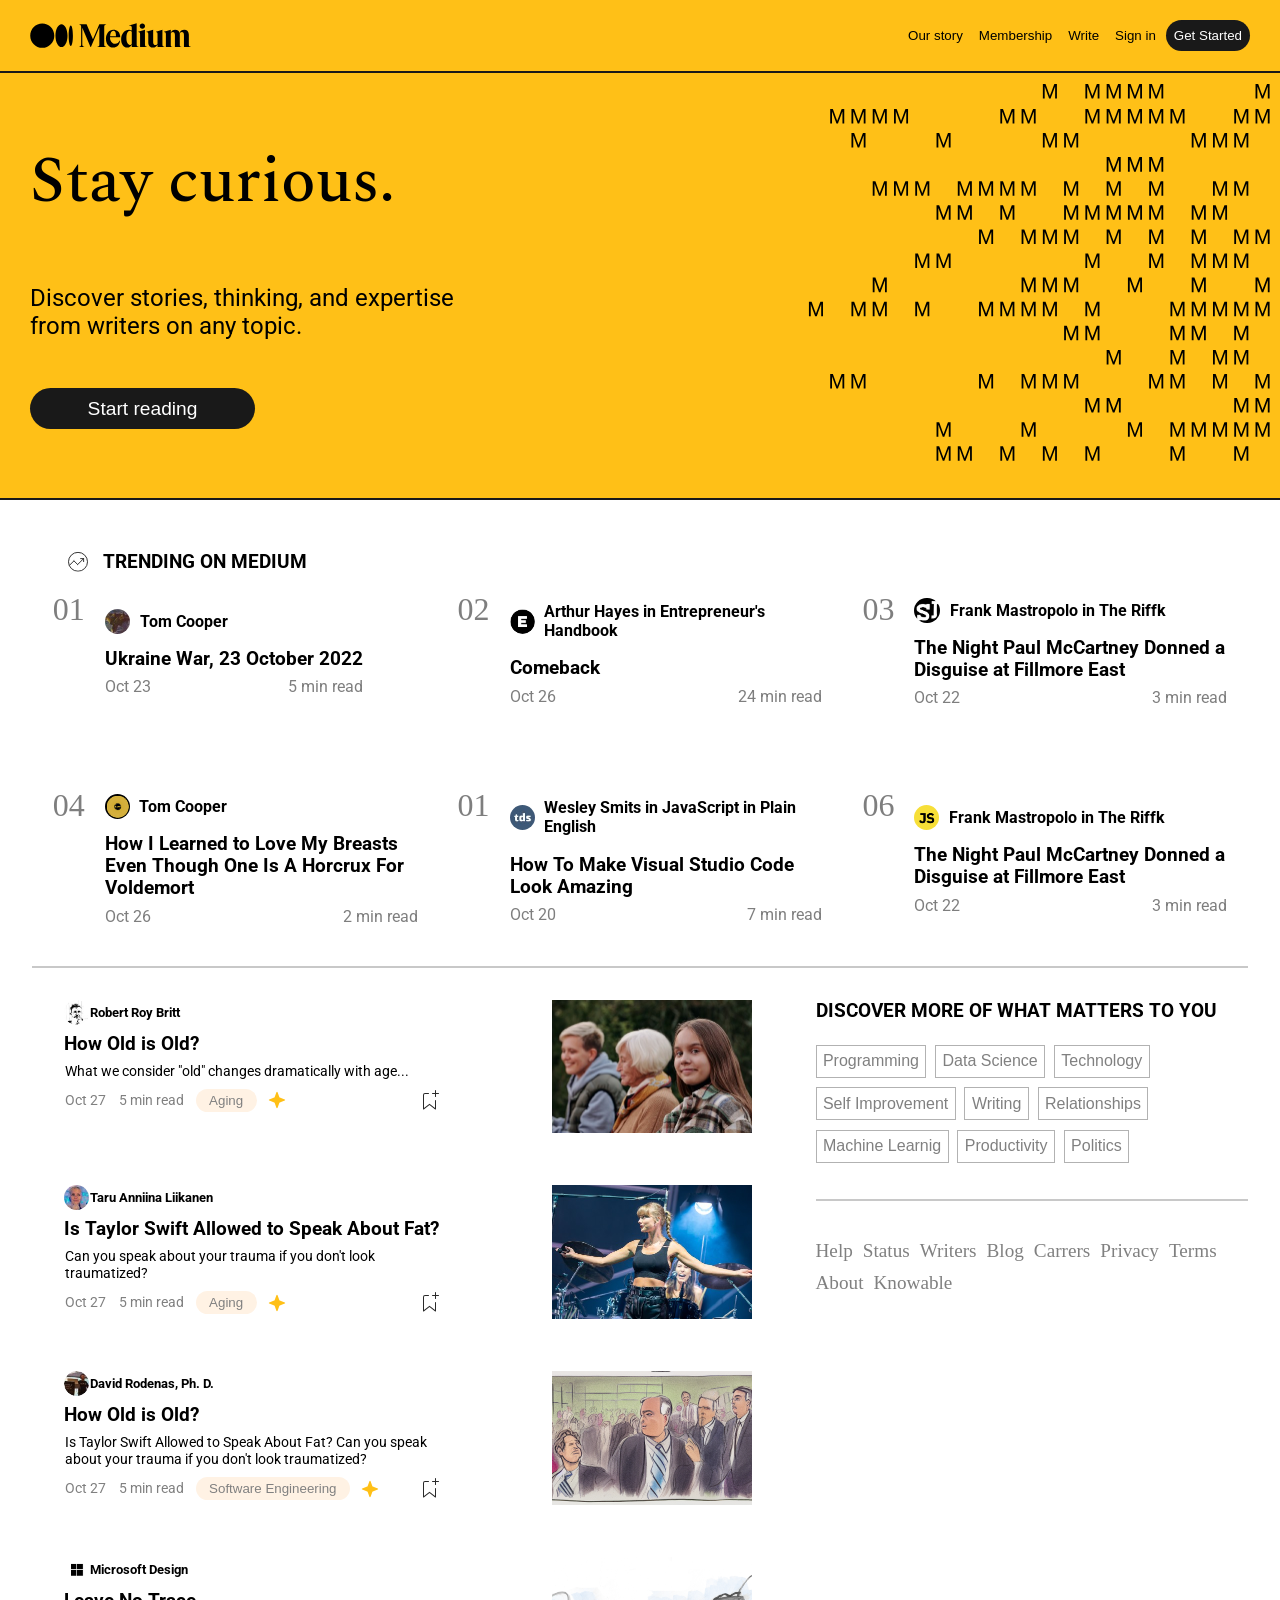
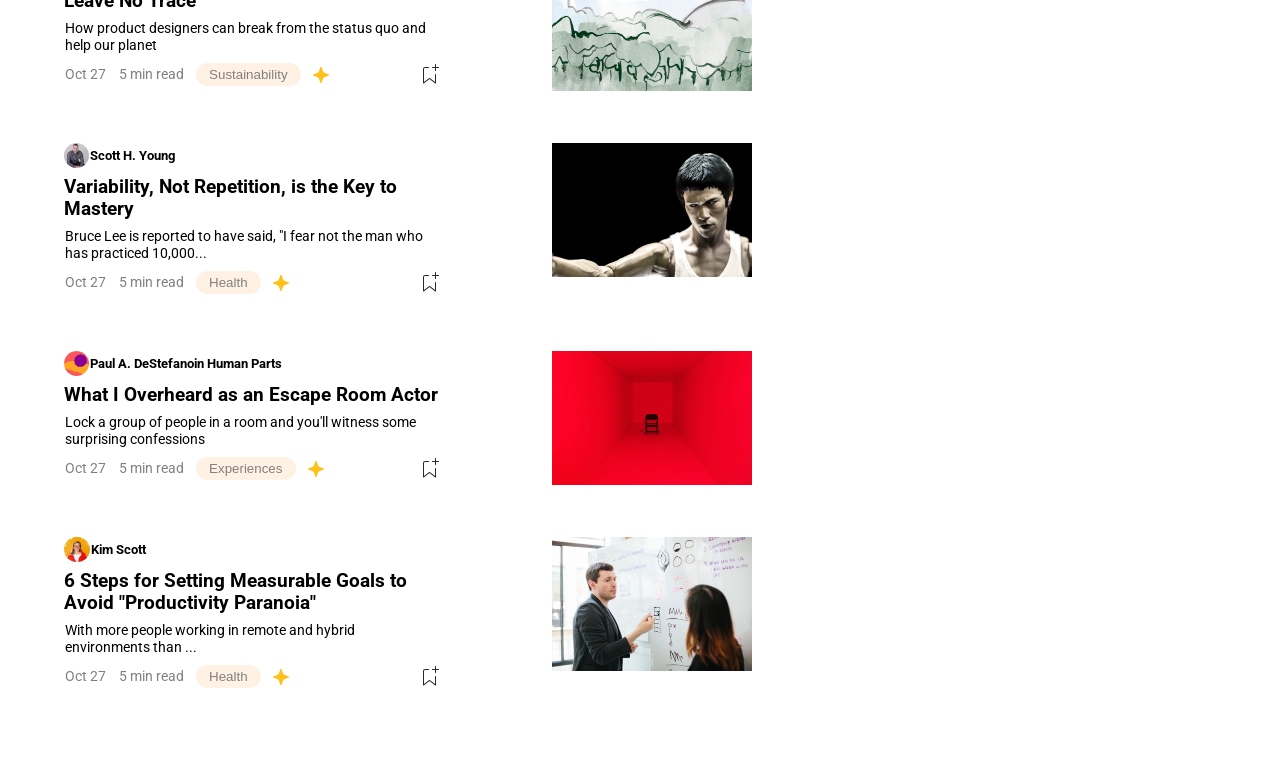
<file: medium.html>
<!doctype html>
<html lang="en">
  <head>
    <meta charset="UTF-8" />
    <meta name="viewport" content="width=device-width, initial-scale=1.0" />
    <link rel="stylesheet" href="medium.css" />
    <title>Document</title>
  </head>
  <body>
    <header>
      <nav>
        <img src="./assets/imgs/svg/logo.svg" alt="Logo Medium" />
        <div>
          <span class="nav-visibility">
            <button>Our story</button>
            <button>Membership</button>
            <button>Write</button>
          </span>
          <button>Sign in</button>
          <button class="btn-black">Get Started</button>
        </div>
      </nav>
      <div>
        <section>
          <h1>Stay curious.</h1>
          <h2>
            Discover stories, thinking, and expertise from writers on any topic.
          </h2>
          <button>Start reading</button>
        </section>
        <iframe src="index.html" width="550" height="550"></iframe>
      </div>
    </header>
    <main>
      <div id="trending">
        <img src="./assets/imgs/svg/trending.svg" />
        <h3>TRENDING ON MEDIUM</h3>
      </div>
      <section id="blocco1">
        <!-- Articolo 1 -->
        <article>
          <div class="nArticolo">01</div>
          <div class="sezioneArticolo">
            <div class="titolo">
              <img src="./assets/imgs/image01.jpeg" alt="tom cooper" />
              <h4>Tom Cooper</h4>
            </div>
            <h3>Ukraine War, 23 October 2022</h3>
            <div class="info">
              <p>Oct 23</p>
              <p>5 min read</p>
            </div>
          </div>
        </article>
        <!-- Articolo 2 -->
        <article>
          <div class="nArticolo">02</div>
          <div class="sezioneArticolo">
            <div class="titolo">
              <img src="./assets/imgs/image02.png" alt="tom cooper" />
              <h4>Arthur Hayes in Entrepreneur's Handbook</h4>
            </div>
            <h3>Comeback</h3>
            <div class="info">
              <p>Oct 26</p>
              <p>24 min read</p>
            </div>
          </div>
        </article>
        <!-- articolo 3 -->
        <article>
          <div class="nArticolo">03</div>
          <div class="sezioneArticolo">
            <div class="titolo">
              <img src="./assets/imgs/image03.jpeg" alt="tom cooper" />
              <h4>Frank Mastropolo in The Riffk</h4>
            </div>
            <h3>The Night Paul McCartney Donned a Disguise at Fillmore East</h3>
            <div class="info">
              <p>Oct 22</p>
              <p>3 min read</p>
            </div>
          </div>
        </article>
        <!-- articolo 4 -->
        <article>
          <div class="nArticolo">04</div>
          <div class="sezioneArticolo">
            <div class="titolo">
              <img src="./assets/imgs/image04.png" alt="tom cooper" />
              <h4>Tom Cooper</h4>
            </div>
            <h3>
              How I Learned to Love My Breasts Even Though One Is A Horcrux For
              Voldemort
            </h3>
            <div class="info">
              <p>Oct 26</p>
              <p>2 min read</p>
            </div>
          </div>
        </article>
        <!-- articolo 5 -->
        <article>
          <div class="nArticolo">01</div>
          <div class="sezioneArticolo">
            <div class="titolo">
              <img src="./assets/imgs/image05.jpeg" alt="Wesley Smits" />
              <h4>Wesley Smits in JavaScript in Plain English</h4>
            </div>
            <h3>How To Make Visual Studio Code Look Amazing</h3>
            <div class="info">
              <p>Oct 20</p>
              <p>7 min read</p>
            </div>
          </div>
        </article>
        <!-- articolo 6 -->
        <article>
          <div class="nArticolo">06</div>
          <div class="sezioneArticolo">
            <div class="titolo">
              <img
                src="./assets/imgs/image06.png"
                alt="Frank Mastropolo in The Riffk"
              />
              <h4>Frank Mastropolo in The Riffk</h4>
            </div>
            <h3>The Night Paul McCartney Donned a Disguise at Fillmore East</h3>
            <div class="info">
              <p>Oct 22</p>
              <p>3 min read</p>
            </div>
          </div>
        </article>
      </section>
      <!-- Blocco 2 -->
      <div id="layout">
        <section id="blocco2">
          <h3>DISCOVER MORE OF WHAT MATTERS TO YOU</h3>
          <nav id="bottoni">
            <button>Programming</button>
            <button>Data Science</button>
            <button>Technology</button>
            <button>Self Improvement</button>
            <button>Writing</button>
            <button>Relationships</button>
            <button>Machine Learnig</button>
            <button>Productivity</button>
            <button>Politics</button>
          </nav>
          <ul>
            <li>Help</li>
            <li>Status</li>
            <li>Writers</li>
            <li>Blog</li>
            <li>Carrers</li>
            <li>Privacy</li>
            <li>Terms</li>
            <li>About</li>
            <li>Knowable</li>
          </ul>
        </section>
        <!-- Blocco 3 -->
        <section id="blocco3">
          <!-- Articolo1 -->
          <article>
            <div class="testoArticolo">
              <div class="titolo">
                <img src="./assets/imgs/image07.jpeg" />
                <h5>Robert Roy Britt</h5>
              </div>
              <h3>How Old is Old?</h3>
              <p>What we consider "old" changes dramatically with age...</p>
              <div class="sottotitolo">
                <div class="data">
                  <p>Oct 27</p>
                  <p>5 min read</p>
                  <button>Aging</button>
                  <img src="./assets/imgs/svg/star.svg" />
                </div>
                <img src="./assets/imgs/svg/bookmark.svg" />
              </div>
            </div>
            <div class="imgArticolo">
              <img src="./assets/imgs/image08.jpeg" />
            </div>
          </article>
          <!-- Articolo2 -->
          <article>
            <div class="testoArticolo">
              <div class="titolo">
                <img src="./assets/imgs/image09.jpeg" />
                <h5>Taru Anniina Liikanen</h5>
              </div>
              <h3>Is Taylor Swift Allowed to Speak About Fat?</h3>
              <p>
                Can you speak about your trauma if you don't look traumatized?
              </p>
              <div class="sottotitolo">
                <div class="data">
                  <p>Oct 27</p>
                  <p>5 min read</p>
                  <button>Aging</button>
                  <img src="./assets/imgs/svg/star.svg" />
                </div>
                <img src="./assets/imgs/svg/bookmark.svg" />
              </div>
            </div>
            <div class="imgArticolo">
              <img src="./assets/imgs/image10.jpeg" />
            </div>
          </article>
          <!-- articolo3 -->
          <article>
            <div class="testoArticolo">
              <div class="titolo">
                <img src="./assets/imgs/image11.jpeg" />
                <h5>David Rodenas, Ph. D.</h5>
              </div>
              <h3>How Old is Old?</h3>
              <p>
                Is Taylor Swift Allowed to Speak About Fat? Can you speak about
                your trauma if you don't look traumatized?
              </p>
              <div class="sottotitolo">
                <div class="data">
                  <p>Oct 27</p>
                  <p>5 min read</p>
                  <button>Software Engineering</button>
                  <img src="./assets/imgs/svg/star.svg" />
                </div>
                <img src="./assets/imgs/svg/bookmark.svg" />
              </div>
            </div>
            <div class="imgArticolo">
              <img src="./assets/imgs/image12.png" />
            </div>
          </article>
          <!-- Articolo4 -->
          <article>
            <div class="testoArticolo">
              <div class="titolo">
                <img src="./assets/imgs/image13.png" />
                <h5>Microsoft Design</h5>
              </div>
              <h3>Leave No Trace</h3>
              <p>
                How product designers can break from the status quo and help our
                planet
              </p>
              <div class="sottotitolo">
                <div class="data">
                  <p>Oct 27</p>
                  <p>5 min read</p>
                  <button>Sustainability</button>
                  <img src="./assets/imgs/svg/star.svg" />
                </div>
                <img src="./assets/imgs/svg/bookmark.svg" />
              </div>
            </div>
            <div class="imgArticolo">
              <img src="./assets/imgs/image14.png" />
            </div>
          </article>
          <!-- articolo5 -->
          <article>
            <div class="testoArticolo">
              <div class="titolo">
                <img src="./assets/imgs/image15.jpeg" />
                <h5>Scott H. Young</h5>
              </div>
              <h3>Variability, Not Repetition, is the Key to Mastery</h3>
              <p>
                Bruce Lee is reported to have said, "I fear not the man who has
                practiced 10,000...
              </p>
              <div class="sottotitolo">
                <div class="data">
                  <p>Oct 27</p>
                  <p>5 min read</p>
                  <button>Health</button>
                  <img src="./assets/imgs/svg/star.svg" />
                </div>
                <img src="./assets/imgs/svg/bookmark.svg" />
              </div>
            </div>
            <div class="imgArticolo">
              <img src="./assets/imgs/image16.jpg" />
            </div>
          </article>
          <!-- articolo7 -->
          <article>
            <div class="testoArticolo">
              <div class="titolo">
                <img src="./assets/imgs/image17.png" />
                <h5>Paul A. DeStefanoin Human Parts</h5>
              </div>
              <h3>What I Overheard as an Escape Room Actor</h3>
              <p>
                Lock a group of people in a room and you'll witness some
                surprising confessions
              </p>
              <div class="sottotitolo">
                <div class="data">
                  <p>Oct 27</p>
                  <p>5 min read</p>
                  <button>Experiences</button>
                  <img src="./assets/imgs/svg/star.svg" />
                </div>
                <img src="./assets/imgs/svg/bookmark.svg" />
              </div>
            </div>
            <div class="imgArticolo">
              <img src="./assets/imgs/image18.jpeg" />
            </div>
          </article>
          <!-- articolo8 -->
          <article>
            <div class="testoArticolo">
              <div class="titolo">
                <img src="./assets/imgs/image19.jpeg" />
                <h5>Kim Scott</h5>
              </div>
              <h3>
                6 Steps for Setting Measurable Goals to Avoid "Productivity
                Paranoia"
              </h3>
              <p>
                With more people working in remote and hybrid environments than
                ...
              </p>
              <div class="sottotitolo">
                <div class="data">
                  <p>Oct 27</p>
                  <p>5 min read</p>
                  <button>Health</button>
                  <img src="./assets/imgs/svg/star.svg" />
                </div>
                <img src="./assets/imgs/svg/bookmark.svg" />
              </div>
            </div>
            <div class="imgArticolo">
              <img src="./assets/imgs/image20.jpg" />
            </div>
          </article>
        </section>
      </div>
    </main>
    <script src="script.js"></script>
  </body>
</html>
</file>
<file: medium.css>
@import url('https://fonts.googleapis.com/css2?family=Open+Sans:ital,wght@0,300..800;1,300..800&family=Spectral:ital,wght@0,200;0,300;0,400;0,500;0,600;0,700;0,800;1,200;1,300;1,400;1,500;1,600;1,700;1,800&display=swap');
@import url('https://fonts.googleapis.com/css2?family=Roboto:ital,wght@0,100..900;1,100..900&display=swap');

h1 {
  font-family: "Spectral", serif;
  font-weight: 500;
  font-style: normal;
}

h2, h3, h4, h5, p {
  font-family: "Roboto", sans-serif;
  font-optical-sizing: auto;
}

body {
    margin: 0;
}

/* Navbar */

header nav {
    display: flex;
    justify-content: space-between;
    padding: 20px  30px;
    border-bottom: 2px solid #191919;
    position: fixed;
    background-color: #ffc017;
    right: 0;
    left: 0;
    z-index: 1;
}

.scrollWhite {
    background-color: white;
}

header nav button {
    background: none;
    border: none;
}

.btn-black {
    border-radius: 20px;
    border: none;
    color: white;
    background-color: #191919;
    padding: 0.6em;
}

/* Hero */

header section {
    padding: 30px;
    border-bottom: 2px solid #191919;
    background-color: #ffc017;
    padding-top: 5em;
    position: relative;
}

iframe {
    position: absolute;
    right: -150px;
    top: 50px;
    border: none;
    display: none;
}

header section h1 {
    font-size: 4em;
}

header section h2 {
    font-weight: 400;
    margin-bottom: 2em;
    max-width: 450px;
}

header section button {
    margin-bottom: 2em;
    border-radius: 30px;
    border: none;
    color: white;
    background-color: #191919;
    padding: 0.5em 3em;
    font-size: 1.2em;
}

.nav-visibility {
    display: none;
}

/* Main */

#trending {
    margin: 2em 2em 0 2em;
    display: flex;
    gap: 0.7em;
}

#blocco1 {
    border-bottom: 2px solid rgb(200, 200, 200);
    display: flex;
    flex-wrap: wrap;
    gap: 40px;
    padding-top: 0;
    justify-content: center;
}

#blocco1 article {
    display: flex;
    gap: 20px;
    justify-content: flex-start;
    margin-bottom: 2.5em;
    width: 100%;
}

/* mediaquery dove la width si stringerà */

@media screen and (min-width: 590px) {
    #blocco1 article {
        width: 45%;
    }
    .nav-visibility {
        display: inline-block;
    }
    iframe {
        display: block;
        left: 60%;
        right: 0;
    }
}

.nArticolo {
    font-size: 2em;
    opacity: 50%;
}

.titolo img {
    border-radius: 30px;
    height: 25px;
}

.titolo {
    display: flex;
    align-items: center;
}

.titolo h4 {
    margin: 0.6em;
}

.info {
    display: flex;
    justify-content: space-between;
}

.sezioneArticolo {
    display: flex;
    flex-direction: column;
    justify-content: center;
}

.sezioneArticolo h3 {
    margin: 0.4em 0;
}

.sezioneArticolo p {
    margin: 0;
    opacity: 50%;
}

/* sezione2 */

#blocco2 {
    padding: 2em;
}

#bottoni {
    padding-bottom: 2em;
    border-bottom: 2px solid rgb(200, 200, 200);
}

#bottoni button {
    margin: 0.3em 0.3em 0.3em 0;
    padding: 0.4em;
    background: none;
    border: none;
    border: 1px solid rgb(178, 178, 178);
    color: grey;
    font-size: 1em;
}

ul {
    list-style-type: none;
    display: flex;
    gap: 20px;
    flex-wrap: wrap;
    padding: 1em 0;
    font-size: 1.2em;
    color: grey;
    margin-bottom: 0;
    padding-bottom: 0;
}

/* sezione3 */

#blocco3 {
    padding: 2em;
    padding-top: 0;
    margin-top: 0;
}

.data {
    display: flex;
    justify-content: space-between;
    align-items: center;
    gap: 10px;
    color: gray;
}

.data button {
    border: none;
    background-color: rgb(255, 242, 228);
    border-radius: 30px;
    padding: 0.3em 1em;
    color: gray;
}

.sottotitolo {
    display: flex;
    justify-content: space-between;
}

.testoArticolo {
    width: 55%;
}

.testoArticolo > * {
    margin-top: 0;
    margin-bottom: 8px;
}


#blocco3 article {
    display: flex;
    flex-wrap: wrap;
    justify-content: flex-start;
    margin-bottom: 3em;
}

.imgArticolo {
    margin-left: auto;
}

.imgArticolo img {
    width: 200px;
}

.testoArticolo h5, p {
    margin: 0.1em;
}

.testoArticolo p {
    font-size: 0.9em;
}

#layout {
    display: flex;
    flex-direction: column;
}

@media screen and (min-width: 900px) {
    #blocco1 article {
        width: 30%;
    }
    #layout {
        flex-direction: row;
        justify-content: flex-start;
        margin-top: 2em;
        gap: 2em;
    }
    #blocco2 {
        order: 1;
        width: 45%;
        padding: 0;
    }
    #blocco2 h3 {
        padding-top: 0;
        margin-top: 0;
    }
    ul {
        gap: 10px;
    }
    main {
        padding: 0 2em;
    }
    iframe {
        left: auto;
    }
}

@media screen and (min-width: 1400px) {
    main {
        padding: 0 10em;
    }
    #layout {
        gap: 6em;
    }
    .imgArticolo img {
        width: 250px;
    }
}
</file>
